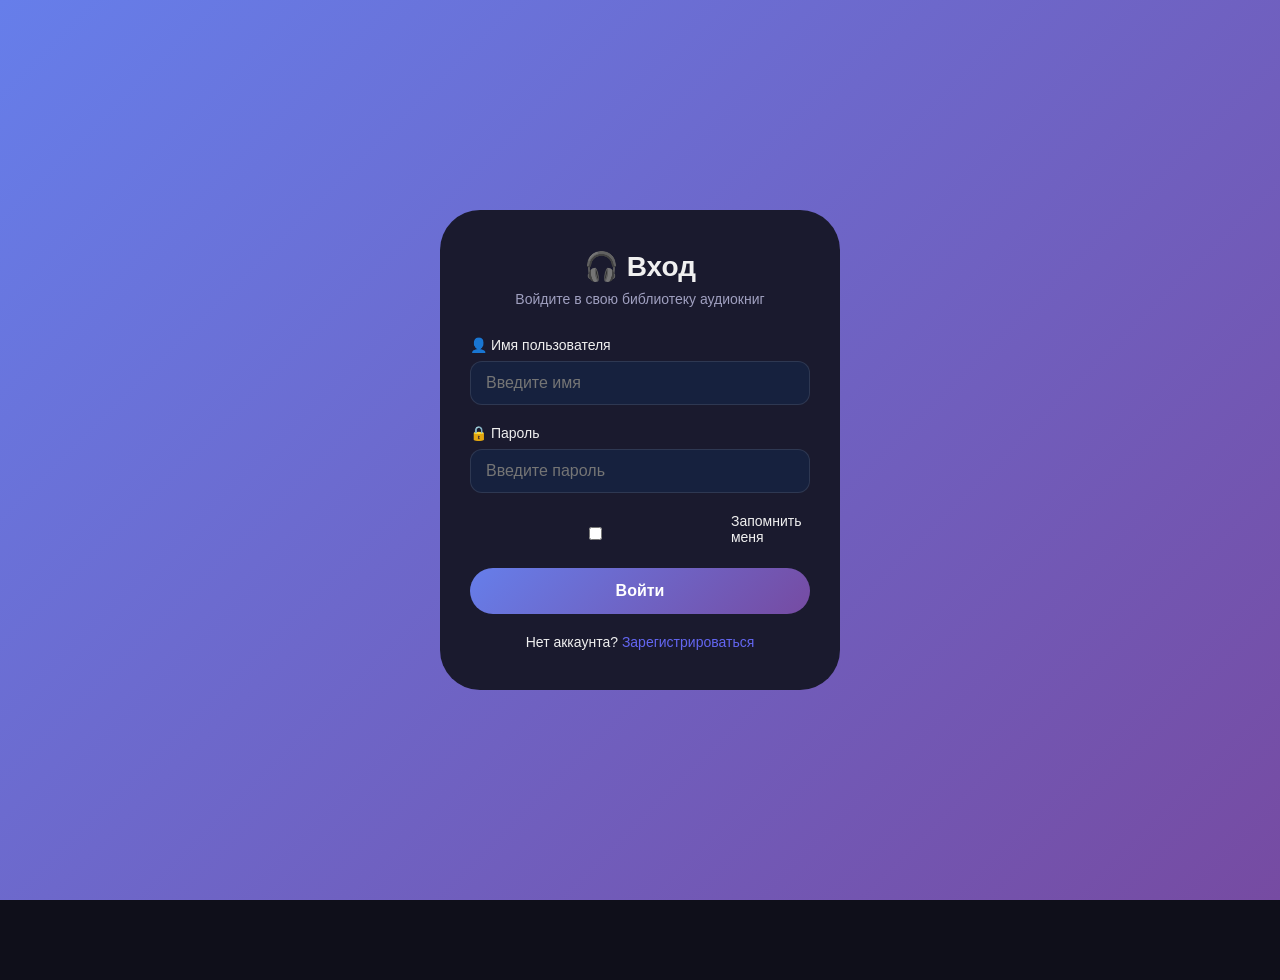
<file: index.html>
<!DOCTYPE html>
<html lang="ru">
<head>
    <meta charset="UTF-8">
    <meta name="viewport" content="width=device-width, initial-scale=1.0, user-scalable=yes">
    <link rel="stylesheet" href="static/style.css">
    <title>Аудиокниги - Главная</title>
</head>
<body>
    <header>
        <h1 class="first-name">🎧 Аудиокниги</h1>
        <p class="subtitle">Слушайте любимые истории</p>
    </header>
    
    <main class="content">
        <div class="featured-section">
            <h2 class="section-title">🔥 Популярные аудиокниги</h2>
            <div class="button-container" id="featuredContainer"></div>
        </div>

        <div class="all-books-section">
            <h2 class="section-title">📚 Все аудиокниги</h2>
            <div class="button-container" id="allBooksContainer"></div>
        </div>

        <div class="navigation">
            <div class="navigation-btn">
                <a href="index.html">
                    <img src="static/img/free-icon-font-home.png" alt="Главная">
                    <span>Главная</span>
                </a>
            </div>
            <div class="navigation-btn">
                <a href="search.html">
                    <img src="static/img/free-icon-font-search.png" alt="Поиск">
                    <span>Поиск</span>
                </a>
            </div>
            <div class="navigation-btn">
                <a href="book.html">
                    <img src="static/img/free-icon-font-book.png" alt="Мои книги">
                    <span>Мои</span>
                </a>
            </div>
            <div class="navigation-btn">
                <a href="profile.html">
                    <img src="static/img/free-icon-font-profile.png" alt="Профиль">
                    <span>Профиль</span>
                </a>
            </div>
        </div>
    </main>
    
    <script src="script/script.js"></script>
</body>
</html>
</file>
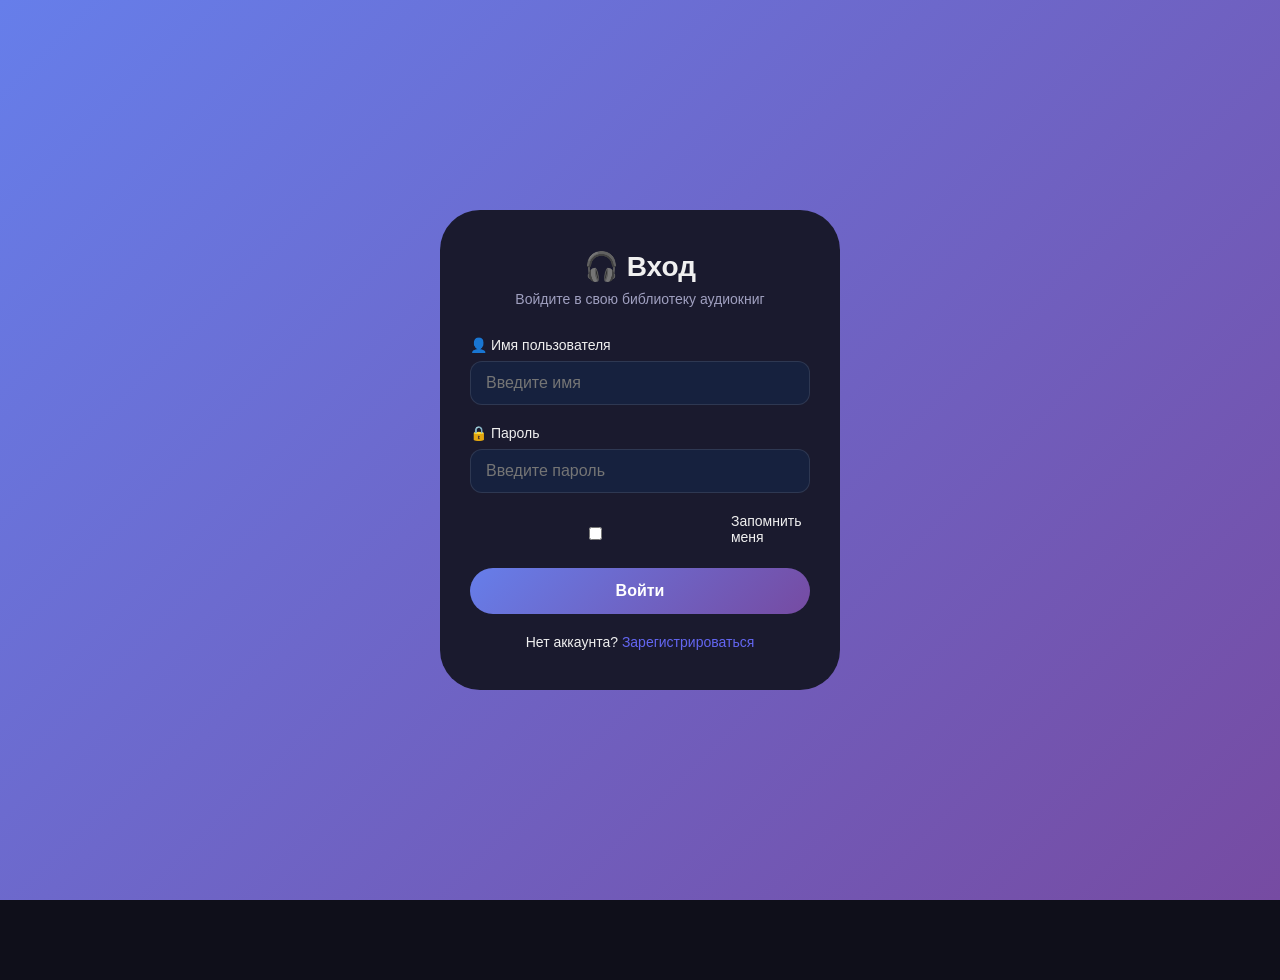
<file: book.html>
<!DOCTYPE html>
<html lang="ru">
<head>
    <meta charset="UTF-8">
    <meta name="viewport" content="width=device-width, initial-scale=1.0, user-scalable=yes">
    <link rel="stylesheet" href="static/style.css">
    <title>Мои аудиокниги</title>
</head>
<body>
    <header>
        <h1 class="first-name">📖 Мои аудиокниги</h1>
    </header>

    <main>
        <div class="book-categories">
            <button class="active" data-category="favorites">⭐ Избранное</button>
            <button data-category="loved">❤️ Любимые</button>
            <button data-category="read">✅ Прослушанные</button>
        </div>

        <div class="books-container" id="booksContainer">
            <div class="empty-state">
                <p>📭 Выберите категорию для просмотра</p>
            </div>
        </div>

        <div class="navigation">
            <div class="navigation-btn">
                <a href="index.html">
                    <img src="static/img/free-icon-font-home.png" alt="Главная">
                    <span>Главная</span>
                </a>
            </div>
            <div class="navigation-btn">
                <a href="search.html">
                    <img src="static/img/free-icon-font-search.png" alt="Поиск">
                    <span>Поиск</span>
                </a>
            </div>
            <div class="navigation-btn">
                <a href="book.html">
                    <img src="static/img/free-icon-font-book.png" alt="Мои книги">
                    <span>Мои</span>
                </a>
            </div>
            <div class="navigation-btn">
                <a href="profile.html">
                    <img src="static/img/free-icon-font-profile.png" alt="Профиль">
                    <span>Профиль</span>
                </a>
            </div>
        </div>
    </main>

    <script src="script/script.js"></script>
</body>
</html>
</file>
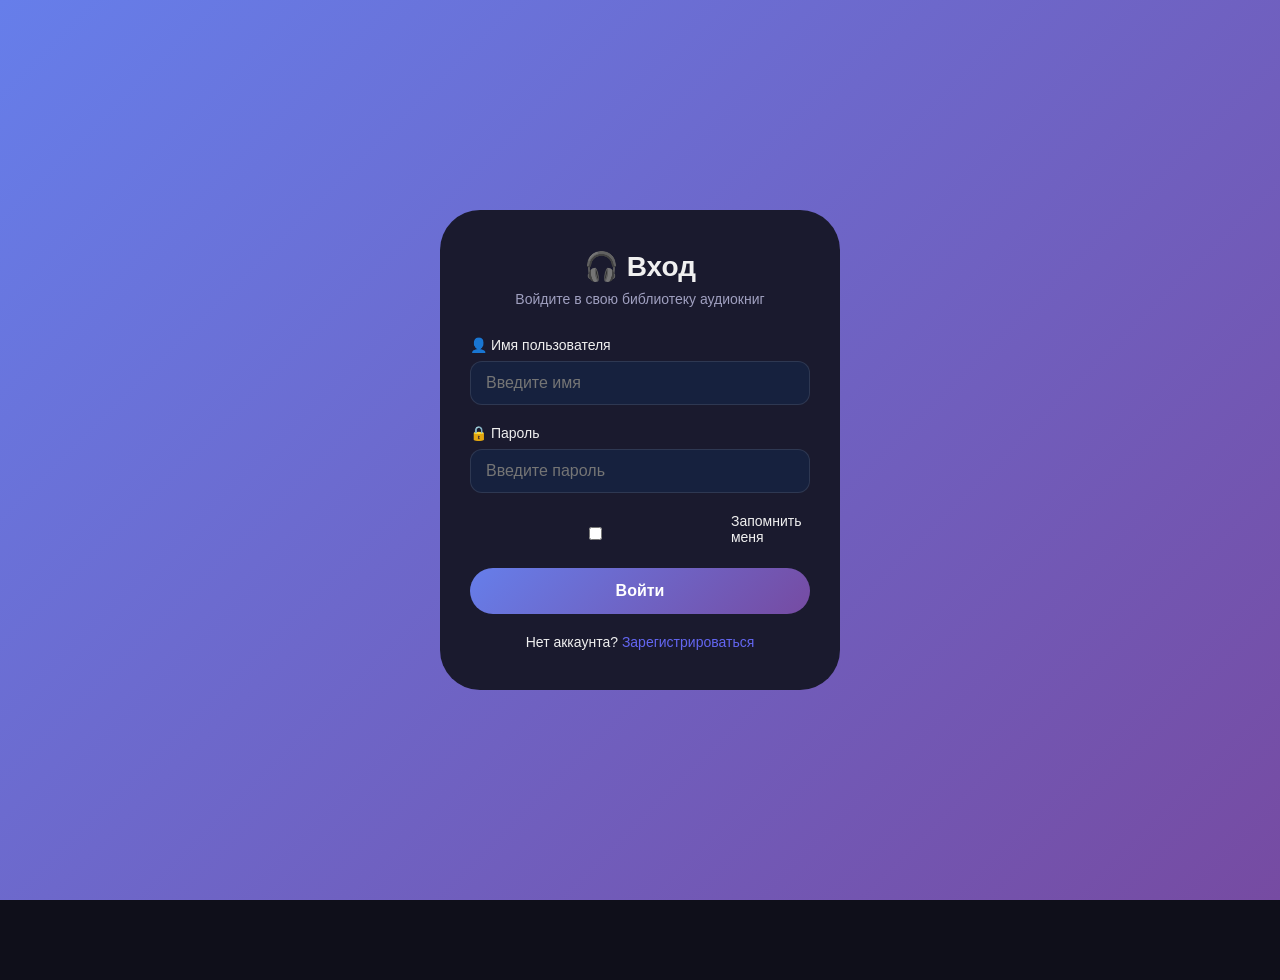
<file: book_info.html>
<!DOCTYPE html>
<html lang="ru">
<head>
    <meta charset="UTF-8">
    <meta name="viewport" content="width=device-width, initial-scale=1.0, user-scalable=yes">
    <link rel="stylesheet" href="static/style.css">
    <title>Аудиокнига</title>
</head>
<body>
    <main>
        <nav class="book-controls">
            <div class="bookmarks">
                <button id="favoriteButton" data-type="favorite" title="В избранное">
                    <img class="bookmarks-img" src="static/img/favourites.png" alt="Избранное">
                    <span>Избранное</span>
                </button>
            </div>
            <div class="bookmarks">
                <button id="loveButton" data-type="love" title="Любимое">
                    <img class="bookmarks-img" src="static/img/love.png" alt="Любимое">
                    <span>Любимое</span>
                </button>
            </div>
            <div class="bookmarks">
                <button id="readButton" data-type="read" title="Прослушано">
                    <img class="bookmarks-img" src="static/img/read.png" alt="Прослушано">
                    <span>Прослушано</span>
                </button>
            </div>
        </nav>

        <div class="book-info">
            <div class="book-details">
                <img src="" class="book-cover" alt="Обложка">
                <div class="book-title"></div>
                <div class="book-author"></div>
                <div class="audio-player">
                    <audio id="audioPlayer" controls preload="metadata">
                        <source src="" type="audio/mpeg">
                        Ваш браузер не поддерживает аудиоплеер
                    </audio>
                    <div class="player-controls">
                        <button id="playPauseBtn" class="player-btn">▶</button>
                        <span id="currentTime">0:00</span>
                        <input type="range" id="progressBar" value="0" step="0.01">
                        <span id="duration">0:00</span>
                        <button id="volumeBtn" class="player-btn">🔊</button>
                    </div>
                </div>
            </div>
        </div>

        <div class="information">
            <div class="info-header">📊 Информация</div>
            <div class="info-details">
                <ul class="details-list">
                    <li>🎙️ <span id="narrator" class="list-number">-</span> <span>Чтец</span></li>
                    <li>⏱️ <span id="durationText" class="list-number">-</span> <span>Длительность</span></li>
                    <li>📅 <span id="year" class="list-number">-</span> <span>Год выпуска</span></li>
                    <li>⭐ <span id="rating" class="list-number">-</span> <span>Рейтинг</span></li>
                    <li>💬 <span id="reviews" class="list-number">-</span> <span>Отзывы</span></li>
                </ul>
            </div>
            
            <div class="book-description">
                <div class="description-header">📖 О книге</div>
                <div id="description" class="description-text"></div>
            </div>
            
            <div class="rating-section">
                <div class="rating-header">⭐ Как вам книга</div>
                <div class="stars">
                    <svg data-rating="1" viewBox="0 0 24 24" class="star">
                        <polygon points="12 2 15.09 8.26 22 9.27 17 14.14 18.18 21.02 12 17.77 5.82 21.02 7 14.14 2 9.27 8.91 8.26 12 2"/>
                    </svg>
                    <svg data-rating="2" viewBox="0 0 24 24" class="star">
                        <polygon points="12 2 15.09 8.26 22 9.27 17 14.14 18.18 21.02 12 17.77 5.82 21.02 7 14.14 2 9.27 8.91 8.26 12 2"/>
                    </svg>
                    <svg data-rating="3" viewBox="0 0 24 24" class="star">
                        <polygon points="12 2 15.09 8.26 22 9.27 17 14.14 18.18 21.02 12 17.77 5.82 21.02 7 14.14 2 9.27 8.91 8.26 12 2"/>
                    </svg>
                    <svg data-rating="4" viewBox="0 0 24 24" class="star">
                        <polygon points="12 2 15.09 8.26 22 9.27 17 14.14 18.18 21.02 12 17.77 5.82 21.02 7 14.14 2 9.27 8.91 8.26 12 2"/>
                    </svg>
                    <svg data-rating="5" viewBox="0 0 24 24" class="star">
                        <polygon points="12 2 15.09 8.26 22 9.27 17 14.14 18.18 21.02 12 17.77 5.82 21.02 7 14.14 2 9.27 8.91 8.26 12 2"/>
                    </svg>
                </div>
            </div>

            <div class="review-section">
                <div class="review-header">💬 Оставить отзыв</div>
                <textarea placeholder="Поделитесь впечатлениями об аудиокниге..."></textarea>
                <button class="submit-review">📤 Отправить</button>
                <div class="comments-container"></div>
            </div>
        </div>

        <div class="navigation">
            <div class="navigation-btn">
                <a href="index.html">
                    <img src="static/img/free-icon-font-home.png" alt="Главная">
                    <span>Главная</span>
                </a>
            </div>
            <div class="navigation-btn">
                <a href="search.html">
                    <img src="static/img/free-icon-font-search.png" alt="Поиск">
                    <span>Поиск</span>
                </a>
            </div>
            <div class="navigation-btn">
                <a href="book.html">
                    <img src="static/img/free-icon-font-book.png" alt="Мои книги">
                    <span>Мои</span>
                </a>
            </div>
            <div class="navigation-btn">
                <a href="profile.html">
                    <img src="static/img/free-icon-font-profile.png" alt="Профиль">
                    <span>Профиль</span>
                </a>
            </div>
        </div>
    </main>
    <script src="script/script.js"></script>
</body>
</html>
</file>
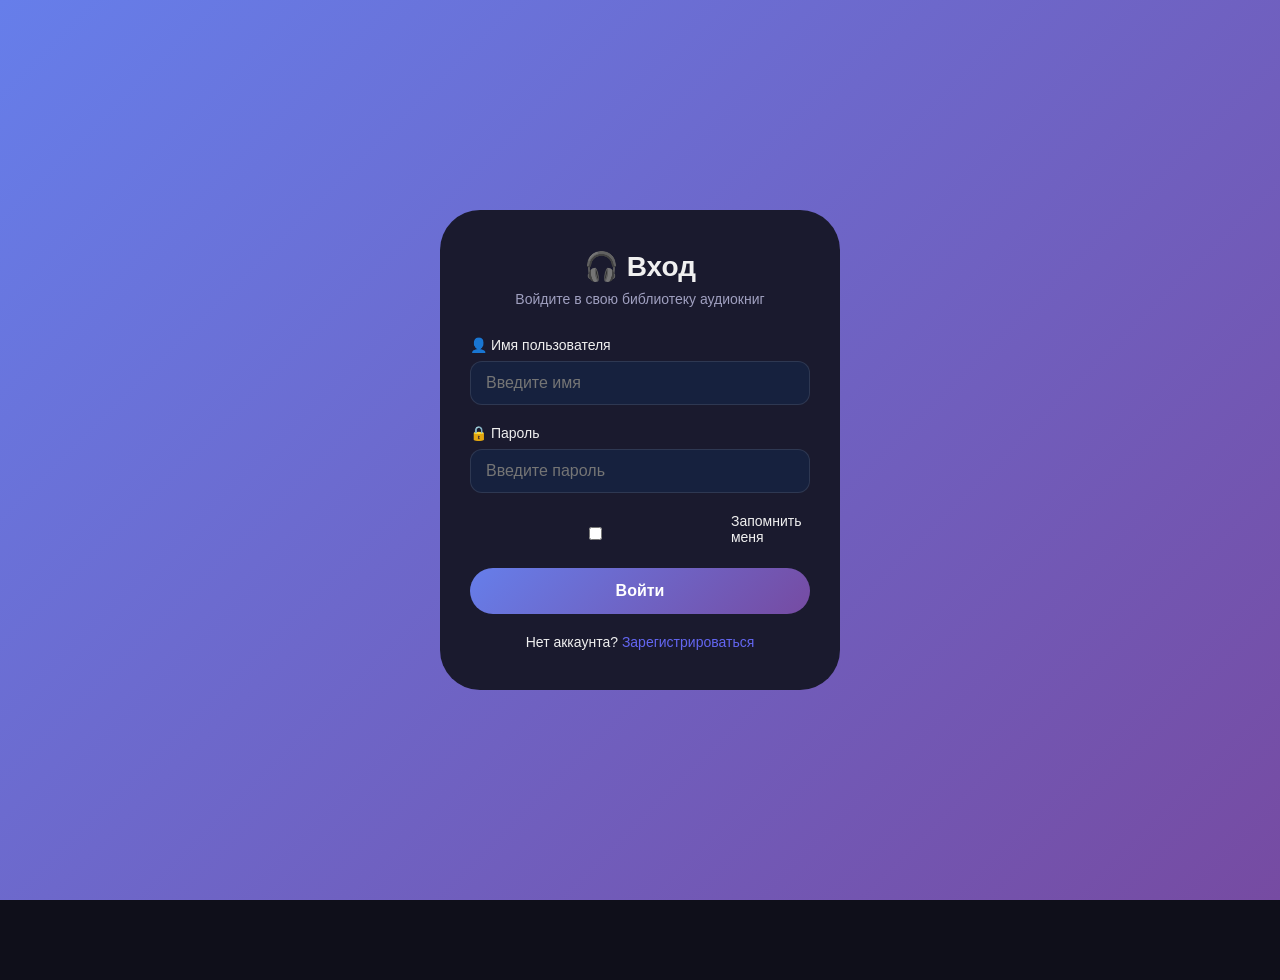
<file: login.html>
<!DOCTYPE html>
<html lang="ru">
<head>
    <meta charset="UTF-8">
    <meta name="viewport" content="width=device-width, initial-scale=1.0, user-scalable=yes">
    <link rel="stylesheet" href="static/style.css">
    <title>Вход - Аудиокниги</title>
</head>
<body>
    <div class="auth-container">
        <div class="auth-card">
            <div class="auth-header">
                <h1 class="first-name">🎧 Вход</h1>
                <p>Войдите в свою библиотеку аудиокниг</p>
            </div>
            <form id="loginForm" class="auth-form">
                <div class="input-group">
                    <label>👤 Имя пользователя</label>
                    <input type="text" name="username" placeholder="Введите имя" required>
                </div>
                <div class="input-group">
                    <label>🔒 Пароль</label>
                    <input type="password" name="password" placeholder="Введите пароль" required>
                </div>
                <div class="checkbox-group">
                    <input type="checkbox" id="rememberMe" name="rememberMe">
                    <label for="rememberMe">Запомнить меня</label>
                </div>
                <button type="submit" class="btn-submit">Войти</button>
                <div class="auth-footer">
                    Нет аккаунта? <a href="register.html">Зарегистрироваться</a>
                </div>
            </form>
        </div>
    </div>
    <script src="script/script.js"></script>
</body>
</html>
</file>
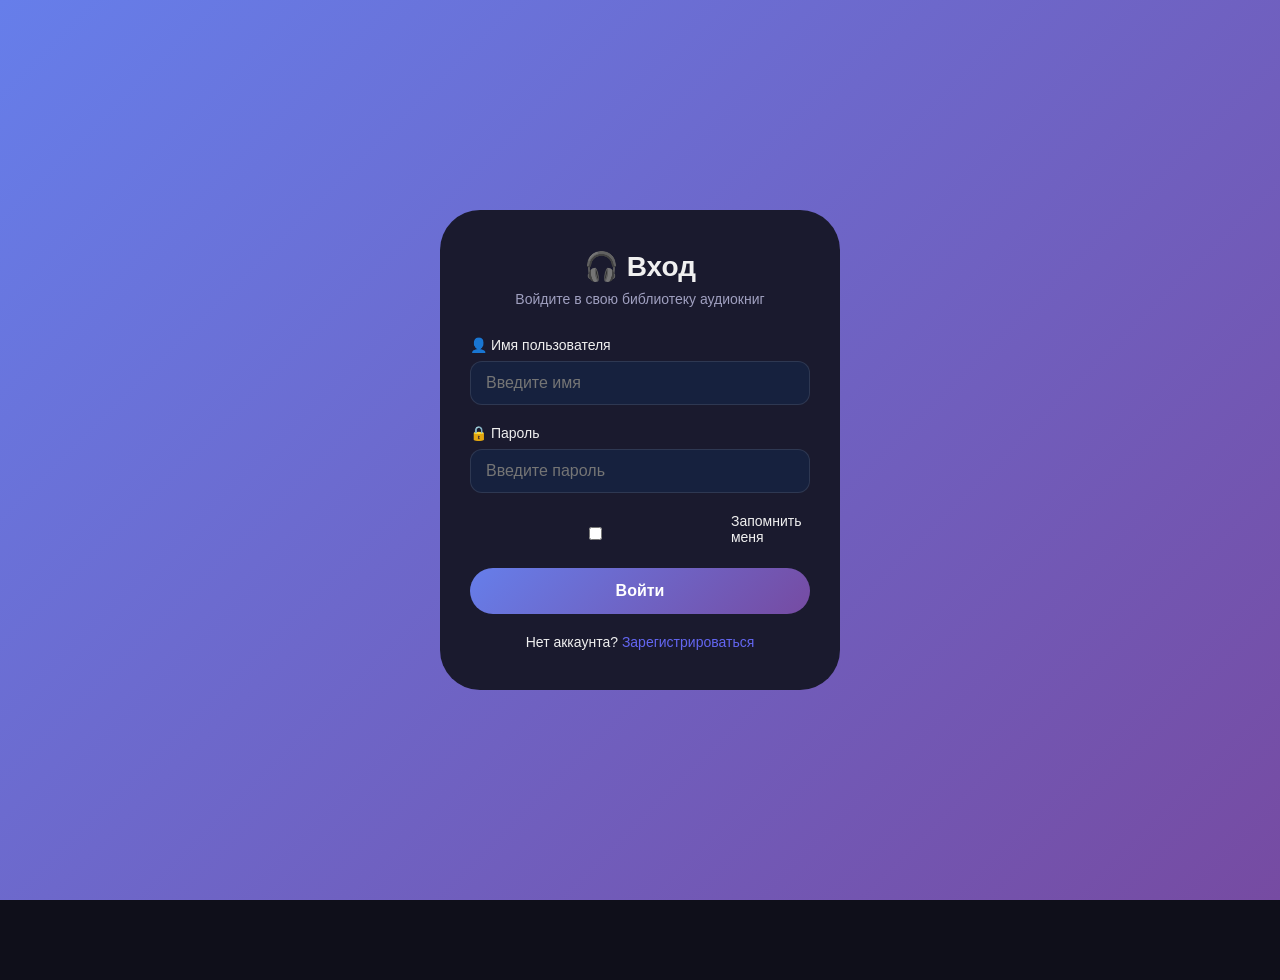
<file: profile.html>
<!DOCTYPE html>
<html lang="ru">
<head>
    <meta charset="UTF-8">
    <meta name="viewport" content="width=device-width, initial-scale=1.0, user-scalable=yes">
    <link rel="stylesheet" href="static/style.css">
    <title>Профиль - Аудиокниги</title>
</head>
<body>
    <header>
        <h1 class="first-name">👤 Профиль</h1>
    </header>

    <main>
        <div class="profile-container">
            <div class="profile-card">
                <div class="profile-avatar">
                    <img src="static/img/free-icon-font-profile.png" alt="Аватар">
                </div>
                <div class="profile-stats">
                    <div class="stat">
                        <span class="stat-value" id="favoriteCount">0</span>
                        <span class="stat-label">В избранном</span>
                    </div>
                    <div class="stat">
                        <span class="stat-value" id="lovedCount">0</span>
                        <span class="stat-label">Любимых</span>
                    </div>
                    <div class="stat">
                        <span class="stat-value" id="listenedCount">0</span>
                        <span class="stat-label">Прослушано</span>
                    </div>
                </div>
                <div class="profile-info">
                    <div class="info-row">
                        <span class="info-label">Имя:</span>
                        <span class="profile-title"></span>
                    </div>
                    <div class="info-row">
                        <span class="info-label">Email:</span>
                        <span class="profile-email"></span>
                    </div>
                </div>
                <div class="profile-actions">
                    <button class="btn-danger" id="logoutBtn">🚪 Выйти</button>
                </div>
            </div>
        </div>

        <div class="navigation">
            <div class="navigation-btn">
                <a href="index.html">
                    <img src="static/img/free-icon-font-home.png" alt="Главная">
                    <span>Главная</span>
                </a>
            </div>
            <div class="navigation-btn">
                <a href="search.html">
                    <img src="static/img/free-icon-font-search.png" alt="Поиск">
                    <span>Поиск</span>
                </a>
            </div>
            <div class="navigation-btn">
                <a href="book.html">
                    <img src="static/img/free-icon-font-book.png" alt="Мои книги">
                    <span>Мои</span>
                </a>
            </div>
            <div class="navigation-btn">
                <a href="profile.html">
                    <img src="static/img/free-icon-font-profile.png" alt="Профиль">
                    <span>Профиль</span>
                </a>
            </div>
        </div>
    </main>
    <script src="script/script.js"></script>
</body>
</html>
</file>
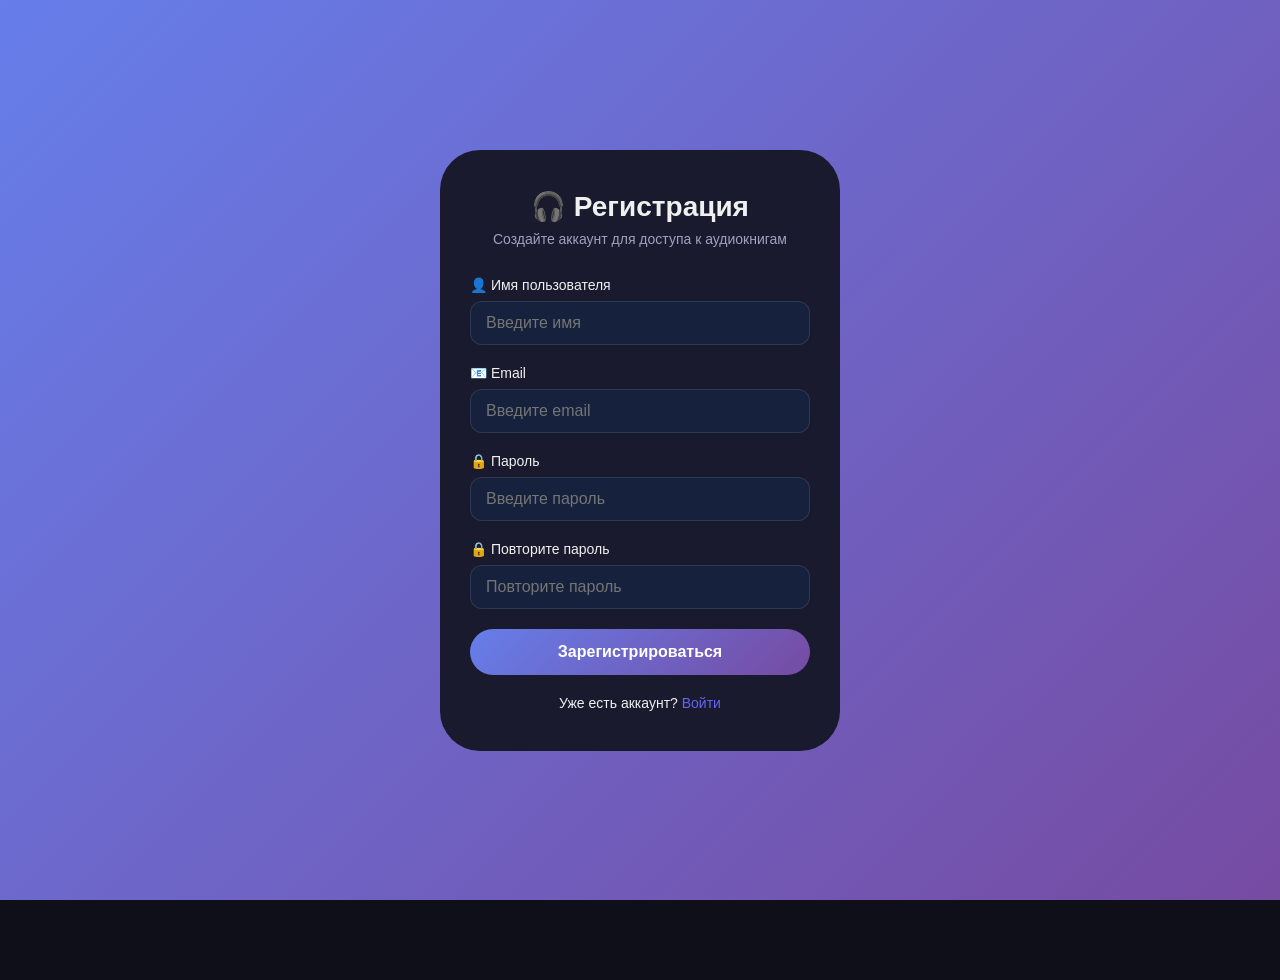
<file: register.html>
<!DOCTYPE html>
<html lang="ru">
<head>
    <meta charset="UTF-8">
    <meta name="viewport" content="width=device-width, initial-scale=1.0, user-scalable=yes">
    <link rel="stylesheet" href="static/style.css">
    <title>Регистрация - Аудиокниги</title>
</head>
<body>
    <div class="auth-container">
        <div class="auth-card">
            <div class="auth-header">
                <h1 class="first-name">🎧 Регистрация</h1>
                <p>Создайте аккаунт для доступа к аудиокнигам</p>
            </div>
            <form id="registerForm" class="auth-form">
                <div class="input-group">
                    <label>👤 Имя пользователя</label>
                    <input type="text" name="name" placeholder="Введите имя" required>
                </div>
                <div class="input-group">
                    <label>📧 Email</label>
                    <input type="email" name="email" placeholder="Введите email" required>
                </div>
                <div class="input-group">
                    <label>🔒 Пароль</label>
                    <input type="password" name="password" placeholder="Введите пароль" required>
                </div>
                <div class="input-group">
                    <label>🔒 Повторите пароль</label>
                    <input type="password" name="passwordConfirm" placeholder="Повторите пароль" required>
                </div>
                <button type="submit" class="btn-submit">Зарегистрироваться</button>
                <div class="auth-footer">
                    Уже есть аккаунт? <a href="login.html">Войти</a>
                </div>
            </form>
        </div>
    </div>
    <script src="script/script.js"></script>
</body>
</html>
</file>
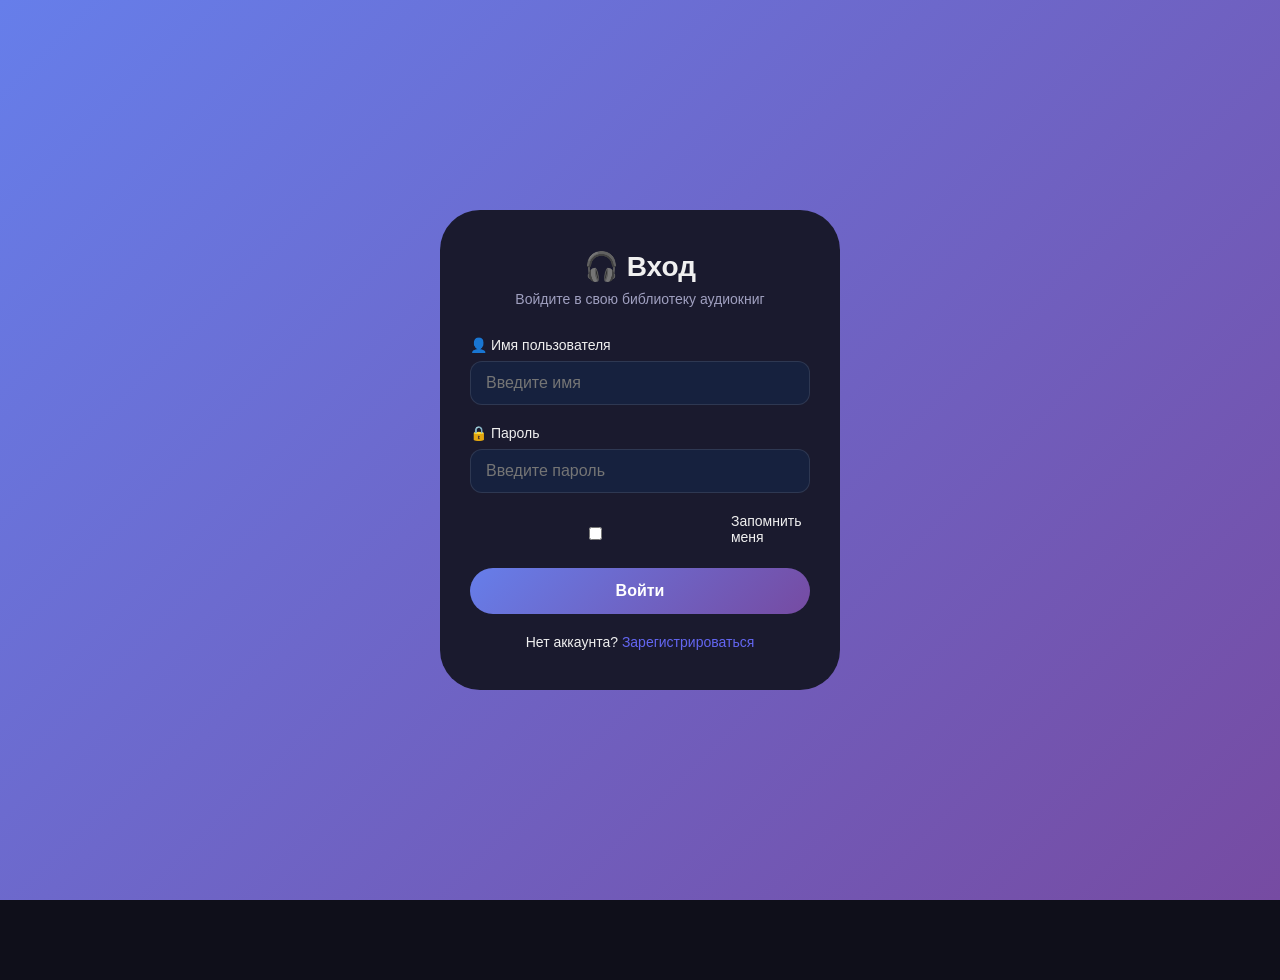
<file: search.html>
<!DOCTYPE html>
<html lang="ru">
<head>
    <meta charset="UTF-8">
    <meta name="viewport" content="width=device-width, initial-scale=1.0, user-scalable=yes">
    <link rel="stylesheet" href="static/style.css">
    <title>Поиск аудиокниг</title>
</head>
<body>
    <header>
        <h1 class="first-name">🔍 Поиск аудиокниг</h1>
    </header>
    
    <main>
        <div class="search-info">
            <div class="search-box">
                <span class="search-icon">🔍</span>
                <input type="search" id="searchInput" placeholder="Поиск по названию, автору или чтецу...">
            </div>
        </div>
        <div id="searchResults" class="search-results"></div>

        <div class="navigation">
            <div class="navigation-btn">
                <a href="index.html">
                    <img src="static/img/free-icon-font-home.png" alt="Главная">
                    <span>Главная</span>
                </a>
            </div>
            <div class="navigation-btn">
                <a href="search.html">
                    <img src="static/img/free-icon-font-search.png" alt="Поиск">
                    <span>Поиск</span>
                </a>
            </div>
            <div class="navigation-btn">
                <a href="book.html">
                    <img src="static/img/free-icon-font-book.png" alt="Мои книги">
                    <span>Мои</span>
                </a>
            </div>
            <div class="navigation-btn">
                <a href="profile.html">
                    <img src="static/img/free-icon-font-profile.png" alt="Профиль">
                    <span>Профиль</span>
                </a>
            </div>
        </div>
    </main>
    <script src="script/script.js"></script>
</body>
</html>
</file>
<file: static/style.css>
* {
    margin: 0;
    padding: 0;
    box-sizing: border-box;
}

:root {
    --primary: #6366f1;
    --primary-dark: #4f46e5;
    --secondary: #8b5cf6;
    --bg-dark: #0f0f1a;
    --bg-card: #1a1a2e;
    --bg-surface: #16213e;
    --text-primary: #f0f0f0;
    --text-secondary: #a0a0c0;
    --accent: #f59e0b;
    --success: #10b981;
    --danger: #ef4444;
    --gradient: linear-gradient(135deg, #667eea 0%, #764ba2 100%);
}

body {
    min-height: 100vh;
    background: var(--bg-dark);
    background-image: radial-gradient(circle at 10% 20%, rgba(99, 102, 241, 0.05) 0%, transparent 50%);
    padding-bottom: 80px;
    font-family: -apple-system, BlinkMacSystemFont, 'Segoe UI', Roboto, 'Helvetica Neue', sans-serif;
    color: var(--text-primary);
}

header {
    background: var(--gradient);
    padding: 30px 20px;
    text-align: center;
    border-bottom-left-radius: 30px;
    border-bottom-right-radius: 30px;
    margin-bottom: 20px;
    box-shadow: 0 10px 25px rgba(0, 0, 0, 0.2);
}

.first-name {
    font-size: 28px !important;
    margin-bottom: 8px;
}

.subtitle {
    font-size: 14px;
    opacity: 0.9;
}

.section-title {
    font-size: 20px;
    margin: 20px 16px 15px;
    color: var(--text-primary);
    display: flex;
    align-items: center;
    gap: 8px;
}

/* Навигация */
.navigation {
    position: fixed;
    bottom: 0;
    left: 0;
    width: 100%;
    display: flex;
    justify-content: space-around;
    background: rgba(26, 26, 46, 0.95);
    backdrop-filter: blur(10px);
    padding: 12px 0;
    z-index: 1000;
    border-top: 1px solid rgba(255, 255, 255, 0.1);
}

.navigation-btn a {
    text-decoration: none;
    color: var(--text-secondary);
    display: flex;
    flex-direction: column;
    align-items: center;
    transition: color 0.3s;
}

.navigation-btn a:hover,
.navigation-btn a:active {
    color: var(--primary);
}

.navigation-btn img {
    width: 24px;
    height: 24px;
    margin-bottom: 4px;
    filter: invert(0.7);
}

.navigation-btn span {
    font-size: 11px;
}

/* Карточки книг/аудиокниг */
.button-container {
    display: flex;
    flex-wrap: wrap;
    padding: 8px;
    gap: 16px;
    justify-content: center;
}

.book {
    background: var(--bg-card);
    border-radius: 20px;
    overflow: hidden;
    width: calc(50% - 20px);
    min-width: 140px;
    max-width: 180px;
    transition: transform 0.3s, box-shadow 0.3s;
    cursor: pointer;
}

.book:hover {
    transform: translateY(-5px);
    box-shadow: 0 10px 25px rgba(0, 0, 0, 0.3);
}

.book img {
    width: 100%;
    height: 180px;
    object-fit: cover;
}

.book .second-name {
    text-align: center;
    padding: 10px 8px 4px;
    font-size: 14px;
    font-weight: 600;
}

.book .book-author {
    text-align: center;
    padding: 0 8px 8px;
    font-size: 12px;
    color: var(--text-secondary);
}

.book button {
    width: 90%;
    margin: 0 5% 15px;
    padding: 10px;
    background: var(--primary);
    border: none;
    border-radius: 25px;
    color: white;
    font-weight: 600;
    cursor: pointer;
    transition: background 0.3s;
}

.book button:hover {
    background: var(--primary-dark);
}

/* Аудиоплеер */
.audio-player {
    margin-top: 20px;
    width: 100%;
    max-width: 400px;
}

.player-controls {
    display: flex;
    align-items: center;
    gap: 10px;
    background: rgba(255, 255, 255, 0.1);
    padding: 12px;
    border-radius: 50px;
    margin-top: 10px;
    flex-wrap: wrap;
}

.player-btn {
    background: var(--primary);
    border: none;
    width: 40px;
    height: 40px;
    border-radius: 50%;
    color: white;
    font-size: 18px;
    cursor: pointer;
    transition: all 0.3s;
}

.player-btn:hover {
    background: var(--primary-dark);
    transform: scale(1.05);
}

#progressBar {
    flex: 1;
    height: 4px;
    border-radius: 2px;
    background: rgba(255, 255, 255, 0.2);
    -webkit-appearance: none;
}

#progressBar::-webkit-slider-thumb {
    -webkit-appearance: none;
    width: 16px;
    height: 16px;
    border-radius: 50%;
    background: var(--primary);
    cursor: pointer;
}

#currentTime, #duration {
    font-size: 12px;
    min-width: 40px;
}

/* Страница аудиокниги */
.book-info {
    display: flex;
    justify-content: center;
    padding: 20px;
}

.book-details {
    text-align: center;
}

.book-cover {
    width: 220px;
    height: 220px;
    object-fit: cover;
    border-radius: 20px;
    box-shadow: 0 10px 30px rgba(0, 0, 0, 0.3);
}

.book-title {
    font-size: 20px;
    font-weight: bold;
    margin-top: 15px;
}

.book-author {
    font-size: 16px;
    color: var(--text-secondary);
    margin-top: 5px;
}

.book-controls {
    display: flex;
    justify-content: center;
    gap: 20px;
    padding: 15px;
}

.bookmarks button {
    background: var(--bg-card);
    border: none;
    padding: 10px 15px;
    border-radius: 30px;
    color: var(--text-primary);
    display: flex;
    align-items: center;
    gap: 8px;
    cursor: pointer;
    transition: all 0.3s;
}

.bookmarks button:active {
    transform: scale(0.95);
}

.bookmarks-img {
    width: 20px;
    height: 20px;
}

/* Информация */
.information {
    padding: 0 20px;
}

.info-header, .description-header, .rating-header, .review-header {
    font-size: 18px;
    font-weight: 600;
    margin: 20px 0 15px;
    color: var(--text-primary);
}

.details-list {
    display: grid;
    grid-template-columns: repeat(auto-fill, minmax(140px, 1fr));
    gap: 12px;
    list-style: none;
}

.details-list li {
    background: var(--bg-surface);
    padding: 12px;
    border-radius: 12px;
    display: flex;
    align-items: center;
    gap: 10px;
}

.list-number {
    font-weight: bold;
    color: var(--primary);
}

.description-text {
    line-height: 1.6;
    background: var(--bg-surface);
    padding: 15px;
    border-radius: 16px;
}

/* Звезды рейтинга */
.stars {
    display: flex;
    gap: 8px;
    cursor: pointer;
}

.star {
    width: 32px;
    height: 32px;
    fill: none;
    stroke: var(--accent);
    stroke-width: 1.5;
    transition: all 0.2s;
}

.star.highlighted {
    fill: var(--accent);
    stroke: var(--accent);
}

/* Отзывы */
.review-section textarea {
    width: 100%;
    min-height: 100px;
    padding: 12px;
    background: var(--bg-surface);
    border: 1px solid rgba(255, 255, 255, 0.1);
    border-radius: 16px;
    color: var(--text-primary);
    resize: vertical;
}

.submit-review {
    background: var(--primary);
    border: none;
    padding: 12px 24px;
    border-radius: 30px;
    color: white;
    font-weight: 600;
    margin-top: 10px;
    cursor: pointer;
}

.comments-container {
    margin-top: 20px;
    max-height: 300px;
    overflow-y: auto;
}

.review-item {
    background: var(--bg-surface);
    padding: 15px;
    border-radius: 16px;
    margin-bottom: 12px;
}

.review-header {
    display: flex;
    justify-content: space-between;
    align-items: center;
    margin-bottom: 10px;
}

.review-author {
    font-weight: bold;
    color: var(--primary);
}

.review-date {
    font-size: 11px;
    color: var(--text-secondary);
}

.delete-review {
    background: var(--danger);
    border: none;
    padding: 5px 12px;
    border-radius: 20px;
    color: white;
    cursor: pointer;
}

/* Поиск */
.search-box {
    position: relative;
    margin: 20px;
}

.search-icon {
    position: absolute;
    left: 15px;
    top: 50%;
    transform: translateY(-50%);
    font-size: 18px;
}

#searchInput {
    width: 100%;
    padding: 15px 15px 15px 45px;
    background: var(--bg-card);
    border: 1px solid rgba(255, 255, 255, 0.1);
    border-radius: 50px;
    color: var(--text-primary);
    font-size: 16px;
}

.search-results {
    padding: 0 20px;
}

.search-result-item {
    display: flex;
    gap: 15px;
    background: var(--bg-card);
    border-radius: 16px;
    padding: 12px;
    margin-bottom: 12px;
}

.search-result-item img {
    width: 60px;
    height: 60px;
    border-radius: 12px;
    object-fit: cover;
}

.search-result-info {
    flex: 1;
}

.search-result-info h3 {
    font-size: 16px;
    margin-bottom: 4px;
}

.search-result-info button {
    background: var(--primary);
    border: none;
    padding: 6px 16px;
    border-radius: 20px;
    color: white;
    margin-top: 8px;
    cursor: pointer;
}

/* Профиль */
.profile-container {
    padding: 20px;
}

.profile-card {
    background: var(--bg-card);
    border-radius: 30px;
    padding: 30px 20px;
    text-align: center;
}

.profile-avatar img {
    width: 100px;
    height: 100px;
    border-radius: 50%;
    background: var(--primary);
    padding: 20px;
}

.profile-stats {
    display: flex;
    justify-content: center;
    gap: 30px;
    margin: 25px 0;
}

.stat {
    text-align: center;
}

.stat-value {
    display: block;
    font-size: 28px;
    font-weight: bold;
    color: var(--primary);
}

.stat-label {
    font-size: 12px;
    color: var(--text-secondary);
}

.profile-info {
    background: var(--bg-surface);
    border-radius: 20px;
    padding: 15px;
    margin: 20px 0;
    text-align: left;
}

.info-row {
    padding: 8px 0;
    display: flex;
    gap: 10px;
}

.info-label {
    color: var(--text-secondary);
    min-width: 60px;
}

.btn-danger {
    background: var(--danger);
    border: none;
    padding: 12px 30px;
    border-radius: 30px;
    color: white;
    font-weight: 600;
    cursor: pointer;
}

/* Аутентификация */
.auth-container {
    min-height: 100vh;
    display: flex;
    align-items: center;
    justify-content: center;
    padding: 20px;
    background: var(--gradient);
}

.auth-card {
    background: var(--bg-card);
    border-radius: 40px;
    padding: 40px 30px;
    max-width: 400px;
    width: 100%;
}

.auth-header {
    text-align: center;
    margin-bottom: 30px;
}

.auth-header p {
    color: var(--text-secondary);
    font-size: 14px;
}

.auth-form .input-group {
    margin-bottom: 20px;
}

.auth-form label {
    display: block;
    margin-bottom: 8px;
    font-size: 14px;
}

.auth-form input {
    width: 100%;
    padding: 12px 15px;
    background: var(--bg-surface);
    border: 1px solid rgba(255, 255, 255, 0.1);
    border-radius: 12px;
    color: var(--text-primary);
    font-size: 16px;
}

.checkbox-group {
    display: flex;
    align-items: center;
    gap: 10px;
    margin: 15px 0;
}

.btn-submit {
    width: 100%;
    padding: 14px;
    background: var(--gradient);
    border: none;
    border-radius: 30px;
    color: white;
    font-size: 16px;
    font-weight: 600;
    cursor: pointer;
}

.auth-footer {
    text-align: center;
    margin-top: 20px;
    font-size: 14px;
}

.auth-footer a {
    color: var(--primary);
    text-decoration: none;
}

/* Категории */
.book-categories {
    display: flex;
    justify-content: center;
    gap: 10px;
    margin: 20px;
    flex-wrap: wrap;
}

.book-categories button {
    padding: 10px 20px;
    background: var(--bg-surface);
    border: none;
    border-radius: 30px;
    color: var(--text-secondary);
    cursor: pointer;
    transition: all 0.3s;
}

.book-categories button.active,
.book-categories button:hover {
    background: var(--primary);
    color: white;
}

.books-container {
    display: flex;
    flex-wrap: wrap;
    justify-content: center;
    gap: 15px;
    padding: 10px;
}

.book-item {
    background: var(--bg-card);
    border-radius: 20px;
    padding: 15px;
    width: 160px;
    text-align: center;
}

.book-item button {
    background: var(--primary);
    border: none;
    padding: 8px 16px;
    border-radius: 20px;
    color: white;
    margin-top: 10px;
    cursor: pointer;
}

.empty-state {
    text-align: center;
    padding: 60px 20px;
    color: var(--text-secondary);
}

/* Мобильная адаптация */
@media (max-width: 600px) {
    .first-name {
        font-size: 24px !important;
    }
    
    .book {
        width: calc(50% - 16px);
    }
    
    .book img {
        height: 150px;
    }
    
    .details-list {
        grid-template-columns: 1fr;
    }
    
    .player-controls {
        flex-wrap: wrap;
        justify-content: center;
    }
}

@media (max-width: 400px) {
    .book {
        width: 100%;
        max-width: 200px;
    }
    
    .button-container {
        justify-content: center;
    }
}
</file>
